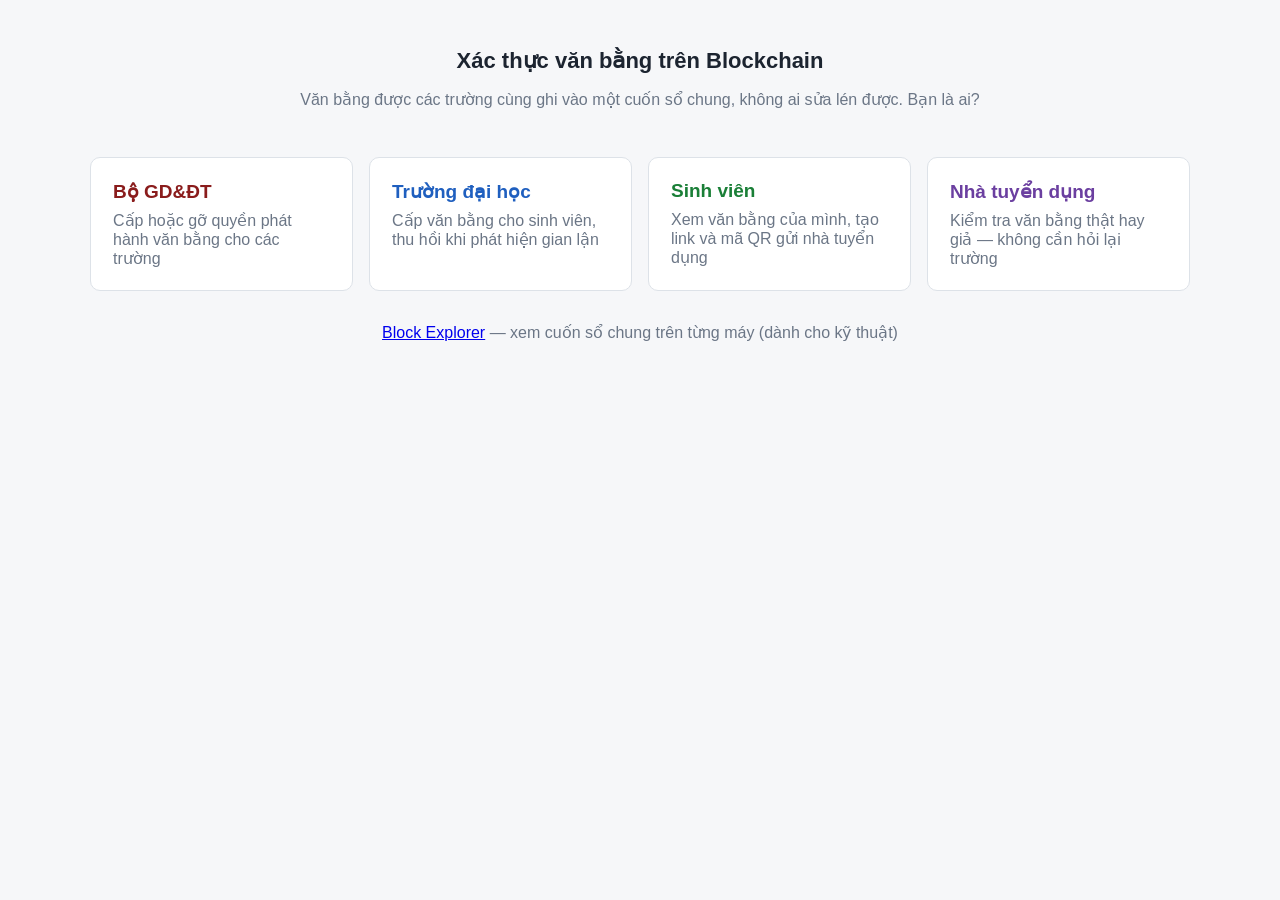
<file: web/index.html>
<!DOCTYPE html>
<html lang="vi">
<head>
  <meta charset="UTF-8">
  <meta name="viewport" content="width=device-width, initial-scale=1">
  <title>Xác thực văn bằng</title>
  <link rel="stylesheet" href="style.css">
</head>
<body>
  <!-- TRANG CHỦ: chọn vai trò. Mỗi vai trò là một trang riêng. -->
  <header class="hero">
    <h1>Xác thực văn bằng trên Blockchain</h1>
    <p>Văn bằng được các trường cùng ghi vào một cuốn sổ chung, không ai sửa lén được. Bạn là ai?</p>
  </header>
  <main class="roles">
    <a class="role bo" href="bo.html">
      <b>Bộ GD&amp;ĐT</b>
      <span>Cấp hoặc gỡ quyền phát hành văn bằng cho các trường</span>
    </a>
    <a class="role truong" href="truong.html">
      <b>Trường đại học</b>
      <span>Cấp văn bằng cho sinh viên, thu hồi khi phát hiện gian lận</span>
    </a>
    <a class="role sv" href="sinh-vien.html">
      <b>Sinh viên</b>
      <span>Xem văn bằng của mình, tạo link và mã QR gửi nhà tuyển dụng</span>
    </a>
    <a class="role ntd" href="tuyen-dung.html">
      <b>Nhà tuyển dụng</b>
      <span>Kiểm tra văn bằng thật hay giả — không cần hỏi lại trường</span>
    </a>
  </main>
  <p class="foot"><a href="explorer.html">Block Explorer</a> — xem cuốn sổ chung trên từng máy (dành cho kỹ thuật)</p>
</body>
</html>
</file>
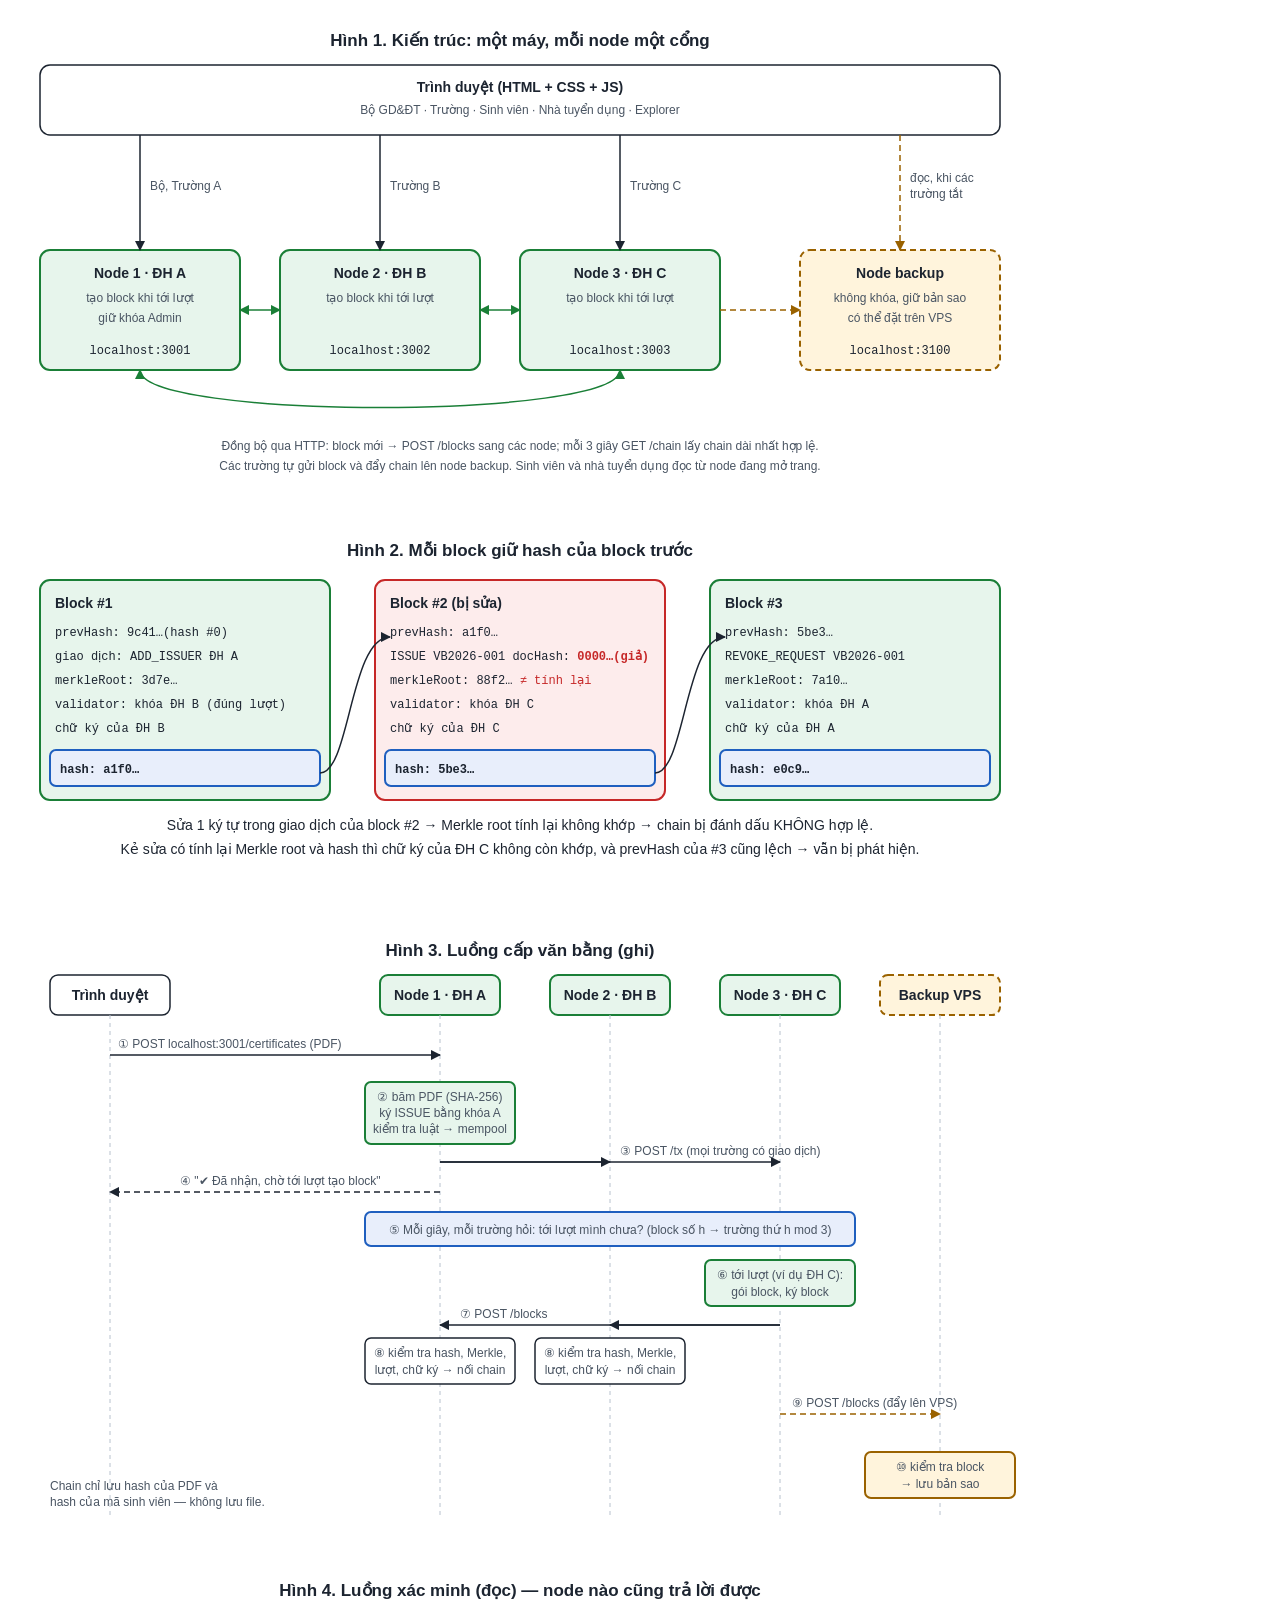
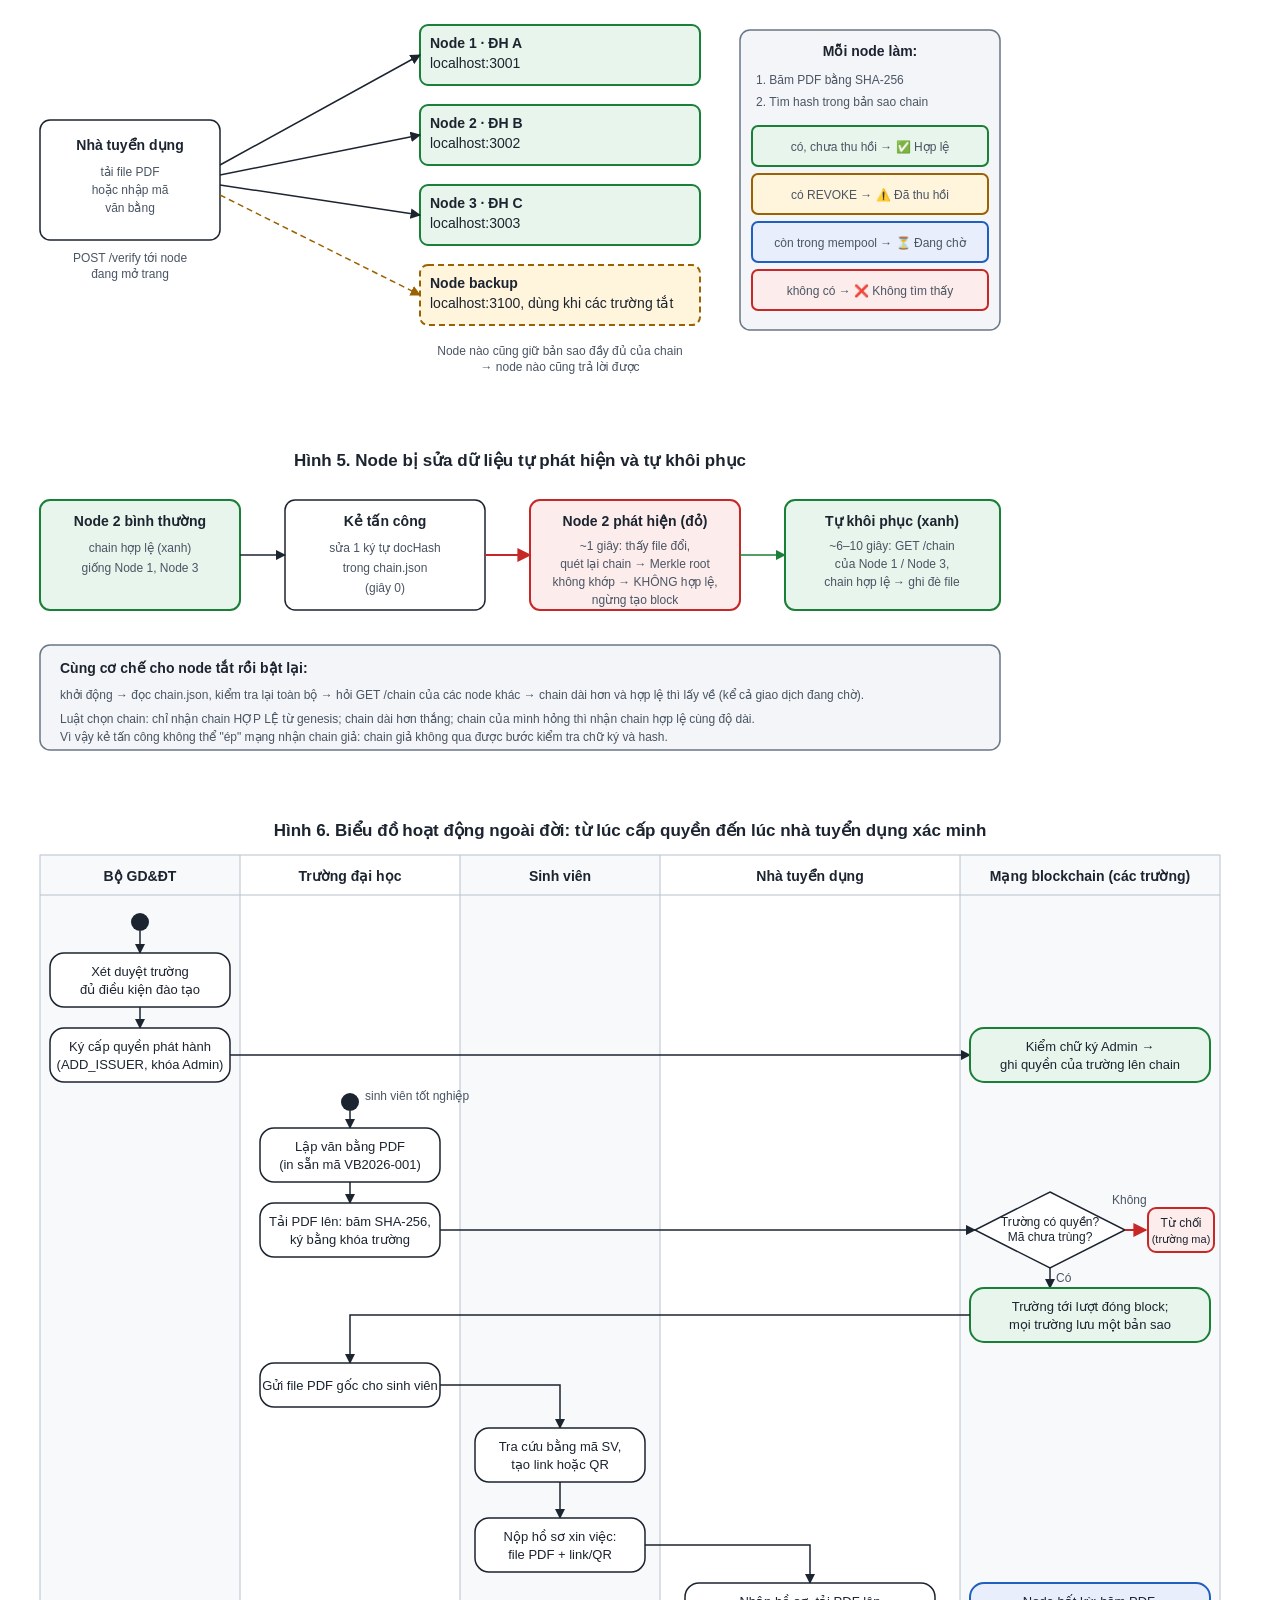
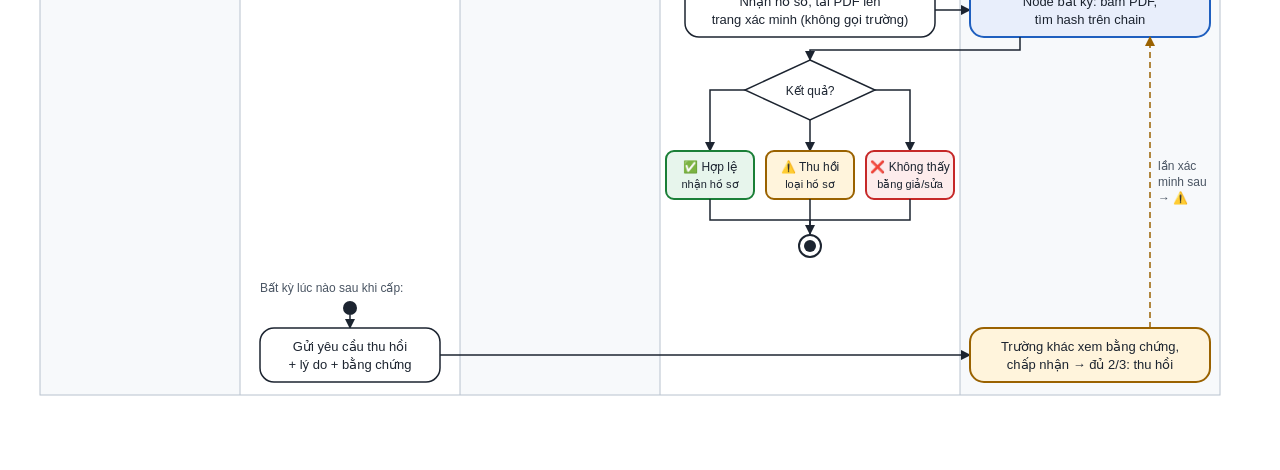
<file: docs/diagrams.html>
<!DOCTYPE html>
<html lang="vi">
<head>
<meta charset="UTF-8">
<title>Sơ đồ</title>
<!-- Các sơ đồ của tài liệu. Sửa chữ/toạ độ trong file này rồi chụp lại thành PNG. -->
<style>
  body { margin: 0; padding: 20px; background: #fff; font-family: "Segoe UI", Arial, sans-serif; }
  svg { display: block; margin-bottom: 40px; background: #fff; }
  .box { fill: #fff; stroke: #1c2430; stroke-width: 1.5; }
  .host { fill: #f3f5f8; stroke: #6b7686; stroke-width: 1.5; }
  .gw { fill: #e8eefb; stroke: #1f5fbf; stroke-width: 2; }
  .school { fill: #e7f5ec; stroke: #1a7f37; stroke-width: 2; }
  .reader { fill: #fff4dc; stroke: #9a6200; stroke-width: 2; stroke-dasharray: 6 4; }
  .bad { fill: #fdecec; stroke: #c62828; stroke-width: 2; }
  .net { stroke: #1f5fbf; stroke-width: 4; }
  .line { stroke: #1c2430; stroke-width: 1.5; fill: none; }
  .dash { stroke: #9a6200; stroke-width: 1.5; fill: none; stroke-dasharray: 6 4; }
  .sync { stroke: #1a7f37; stroke-width: 1.5; fill: none; }
  .red { stroke: #c62828; stroke-width: 2; fill: none; }
  text { font-size: 14px; fill: #1c2430; }
  .t { font-size: 17px; font-weight: 700; }
  .b { font-weight: 700; }
  .s { font-size: 12px; fill: #4a5563; }
  .m { font-family: Consolas, monospace; font-size: 12px; }
  .c { text-anchor: middle; }
</style>
</head>
<body>
<svg width="0" height="0" style="position:absolute">
  <defs>
    <marker id="arr" viewBox="0 0 10 10" refX="9" refY="5" markerWidth="7" markerHeight="7" orient="auto-start-reverse"><path d="M0,0 L10,5 L0,10 z" fill="#1c2430"/></marker>
    <marker id="arrG" viewBox="0 0 10 10" refX="9" refY="5" markerWidth="7" markerHeight="7" orient="auto-start-reverse"><path d="M0,0 L10,5 L0,10 z" fill="#1a7f37"/></marker>
    <marker id="arrO" viewBox="0 0 10 10" refX="9" refY="5" markerWidth="7" markerHeight="7" orient="auto-start-reverse"><path d="M0,0 L10,5 L0,10 z" fill="#9a6200"/></marker>
    <marker id="arrR" viewBox="0 0 10 10" refX="9" refY="5" markerWidth="7" markerHeight="7" orient="auto-start-reverse"><path d="M0,0 L10,5 L0,10 z" fill="#c62828"/></marker>
  </defs>
</svg>

<!-- HÌNH 1: KIẾN TRÚC -->
<svg id="h2-kien-truc" width="1000" height="470">
  <text x="500" y="26" class="t c">Hình 1. Kiến trúc: một máy, mỗi node một cổng</text>
  <rect x="20" y="45" width="960" height="70" rx="10" class="box"/>
  <text x="500" y="72" class="b c">Trình duyệt (HTML + CSS + JS)</text>
  <text x="500" y="94" class="c s">Bộ GD&amp;ĐT · Trường · Sinh viên · Nhà tuyển dụng · Explorer</text>
  <g transform="translate(20,230)">
    <rect width="200" height="120" rx="10" class="school"/>
    <text x="100" y="28" class="b c">Node 1 · ĐH A</text>
    <text x="100" y="52" class="c s">tạo block khi tới lượt</text>
    <text x="100" y="72" class="c s">giữ khóa Admin</text>
    <text x="100" y="104" class="m c">localhost:3001</text>
  </g>
  <g transform="translate(260,230)">
    <rect width="200" height="120" rx="10" class="school"/>
    <text x="100" y="28" class="b c">Node 2 · ĐH B</text>
    <text x="100" y="52" class="c s">tạo block khi tới lượt</text>
    <text x="100" y="104" class="m c">localhost:3002</text>
  </g>
  <g transform="translate(500,230)">
    <rect width="200" height="120" rx="10" class="school"/>
    <text x="100" y="28" class="b c">Node 3 · ĐH C</text>
    <text x="100" y="52" class="c s">tạo block khi tới lượt</text>
    <text x="100" y="104" class="m c">localhost:3003</text>
  </g>
  <g transform="translate(780,230)">
    <rect width="200" height="120" rx="10" class="reader"/>
    <text x="100" y="28" class="b c">Node backup</text>
    <text x="100" y="52" class="c s">không khóa, giữ bản sao</text>
    <text x="100" y="72" class="c s">có thể đặt trên VPS</text>
    <text x="100" y="104" class="m c">localhost:3100</text>
  </g>
  <path d="M120,115 L120,230" class="line" marker-end="url(#arr)"/><text x="130" y="170" class="s">Bộ, Trường A</text>
  <path d="M360,115 L360,230" class="line" marker-end="url(#arr)"/><text x="370" y="170" class="s">Trường B</text>
  <path d="M600,115 L600,230" class="line" marker-end="url(#arr)"/><text x="610" y="170" class="s">Trường C</text>
  <path d="M880,115 L880,230" class="dash" marker-end="url(#arrO)"/><text x="890" y="162" class="s">đọc, khi các</text><text x="890" y="178" class="s">trường tắt</text>
  <path d="M220,290 L260,290" class="sync" marker-start="url(#arrG)" marker-end="url(#arrG)"/>
  <path d="M460,290 L500,290" class="sync" marker-start="url(#arrG)" marker-end="url(#arrG)"/>
  <path d="M700,290 L780,290" class="dash" marker-end="url(#arrO)"/>
  <path d="M120,350 C120,400 600,400 600,350" class="sync" marker-start="url(#arrG)" marker-end="url(#arrG)"/>
  <text x="500" y="430" class="c s">Đồng bộ qua HTTP: block mới → POST /blocks sang các node; mỗi 3 giây GET /chain lấy chain dài nhất hợp lệ.</text>
  <text x="500" y="450" class="c s">Các trường tự gửi block và đẩy chain lên node backup. Sinh viên và nhà tuyển dụng đọc từ node đang mở trang.</text>
</svg>

<!-- HÌNH 3: CHUỖI BLOCK -->
<svg id="h3-chuoi-block" width="1000" height="360">
  <text x="500" y="26" class="t c">Hình 2. Mỗi block giữ hash của block trước</text>
  <g transform="translate(20,50)">
    <rect width="290" height="220" rx="10" class="school"/>
    <text x="15" y="28" class="b">Block #1</text>
    <text x="15" y="56" class="m">prevHash: 9c41…(hash #0)</text>
    <text x="15" y="80" class="m">giao dịch: ADD_ISSUER ĐH A</text>
    <text x="15" y="104" class="m">merkleRoot: 3d7e…</text>
    <text x="15" y="128" class="m">validator: khóa ĐH B (đúng lượt)</text>
    <text x="15" y="152" class="m">chữ ký của ĐH B</text>
    <rect x="10" y="170" width="270" height="36" rx="6" class="gw"/>
    <text x="20" y="193" class="m b">hash: a1f0…</text>
  </g>
  <g transform="translate(355,50)">
    <rect width="290" height="220" rx="10" class="bad"/>
    <text x="15" y="28" class="b">Block #2 (bị sửa)</text>
    <text x="15" y="56" class="m">prevHash: a1f0…</text>
    <text x="15" y="80" class="m">ISSUE VB2026-001 docHash: <tspan fill="#c62828" font-weight="700">0000…(giả)</tspan></text>
    <text x="15" y="104" class="m">merkleRoot: 88f2… <tspan fill="#c62828">≠ tính lại</tspan></text>
    <text x="15" y="128" class="m">validator: khóa ĐH C</text>
    <text x="15" y="152" class="m">chữ ký của ĐH C</text>
    <rect x="10" y="170" width="270" height="36" rx="6" class="gw"/>
    <text x="20" y="193" class="m b">hash: 5be3…</text>
  </g>
  <g transform="translate(690,50)">
    <rect width="290" height="220" rx="10" class="school"/>
    <text x="15" y="28" class="b">Block #3</text>
    <text x="15" y="56" class="m">prevHash: 5be3…</text>
    <text x="15" y="80" class="m">REVOKE_REQUEST VB2026-001</text>
    <text x="15" y="104" class="m">merkleRoot: 7a10…</text>
    <text x="15" y="128" class="m">validator: khóa ĐH A</text>
    <text x="15" y="152" class="m">chữ ký của ĐH A</text>
    <rect x="10" y="170" width="270" height="36" rx="6" class="gw"/>
    <text x="20" y="193" class="m b">hash: e0c9…</text>
  </g>
  <path d="M300,243 C330,243 330,107 370,107" class="line" marker-end="url(#arr)"/>
  <path d="M635,243 C665,243 665,107 705,107" class="line" marker-end="url(#arr)"/>
  <text x="500" y="300" class="c">Sửa 1 ký tự trong giao dịch của block #2 → Merkle root tính lại không khớp → chain bị đánh dấu KHÔNG hợp lệ.</text>
  <text x="500" y="324" class="c">Kẻ sửa có tính lại Merkle root và hash thì chữ ký của ĐH C không còn khớp, và prevHash của #3 cũng lệch → vẫn bị phát hiện.</text>
</svg>

<!-- HÌNH 7: LUỒNG CẤP VĂN BẰNG (sơ đồ tuần tự) -->
<svg id="h7-luong-cap" width="1000" height="600">
  <text x="500" y="26" class="t c">Hình 3. Luồng cấp văn bằng (ghi)</text>
  <!-- các cột: trình duyệt, node 1..3, backup -->
  <g class="b c">
    <rect x="30" y="45" width="120" height="40" rx="8" class="box"/><text x="90" y="70">Trình duyệt</text>
        <rect x="360" y="45" width="120" height="40" rx="8" class="school"/><text x="420" y="70">Node 1 · ĐH A</text>
    <rect x="530" y="45" width="120" height="40" rx="8" class="school"/><text x="590" y="70">Node 2 · ĐH B</text>
    <rect x="700" y="45" width="120" height="40" rx="8" class="school"/><text x="760" y="70">Node 3 · ĐH C</text>
    <rect x="860" y="45" width="120" height="40" rx="8" class="reader"/><text x="920" y="70">Backup VPS</text>
  </g>
  <g stroke="#b8c2ce" stroke-dasharray="4 4">
    <line x1="90" y1="85" x2="90" y2="585"/>
    <line x1="420" y1="85" x2="420" y2="585"/><line x1="590" y1="85" x2="590" y2="585"/>
    <line x1="760" y1="85" x2="760" y2="585"/><line x1="920" y1="85" x2="920" y2="585"/>
  </g>
  <!-- 1-2: gửi yêu cầu -->
  <path d="M90,125 L420,125" class="line" marker-end="url(#arr)"/><text x="98" y="118" class="s">① POST localhost:3001/certificates (PDF)</text>
    <!-- 3: xử lý tại node 1 -->
  <rect x="345" y="152" width="150" height="62" rx="6" class="school"/>
  <text x="420" y="171" class="c s">② băm PDF (SHA-256)</text><text x="420" y="187" class="c s">ký ISSUE bằng khóa A</text><text x="420" y="203" class="c s">kiểm tra luật → mempool</text>
  <!-- 4: phát giao dịch -->
  <path d="M420,232 L590,232" class="line" marker-end="url(#arr)"/>
  <path d="M420,232 C500,232 680,232 760,232" class="line" marker-end="url(#arr)"/>
  <text x="600" y="225" class="s">③ POST /tx (mọi trường có giao dịch)</text>
  <!-- 5: trả lời -->
  <path d="M420,262 L90,262" class="dash" style="stroke:#1c2430" marker-end="url(#arr)"/><text x="160" y="255" class="s">④ "✔ Đã nhận, chờ tới lượt tạo block"</text>
  <!-- 6: PoA -->
  <rect x="345" y="282" width="490" height="34" rx="6" class="gw"/>
  <text x="590" y="304" class="c s">⑤ Mỗi giây, mỗi trường hỏi: tới lượt mình chưa? (block số h → trường thứ h mod 3)</text>
  <!-- 7: node tới lượt đóng block -->
  <rect x="685" y="330" width="150" height="46" rx="6" class="school"/>
  <text x="760" y="349" class="c s">⑥ tới lượt (ví dụ ĐH C):</text><text x="760" y="366" class="c s">gói block, ký block</text>
  <!-- 8: phát block -->
  <path d="M760,395 L590,395" class="line" marker-end="url(#arr)"/>
  <path d="M760,395 C680,395 500,395 420,395" class="line" marker-end="url(#arr)"/>
  <text x="440" y="388" class="s">⑦ POST /blocks</text>
  <!-- 9: kiểm tra và nối -->
  <rect x="345" y="408" width="150" height="46" rx="6" class="box"/><text x="420" y="427" class="c s">⑧ kiểm tra hash, Merkle,</text><text x="420" y="444" class="c s">lượt, chữ ký → nối chain</text>
  <rect x="515" y="408" width="150" height="46" rx="6" class="box"/><text x="590" y="427" class="c s">⑧ kiểm tra hash, Merkle,</text><text x="590" y="444" class="c s">lượt, chữ ký → nối chain</text>
  <!-- 10: node chỉ đọc kéo chain -->
  <path d="M760,484 L920,484" class="dash" marker-end="url(#arrO)"/><text x="772" y="477" class="s">⑨ POST /blocks (đẩy lên VPS)</text>
  
  <rect x="845" y="522" width="150" height="46" rx="6" class="reader" style="stroke-dasharray:none"/><text x="920" y="541" class="c s">⑩ kiểm tra block</text><text x="920" y="558" class="c s">→ lưu bản sao</text>
  <text x="30" y="560" class="s">Chain chỉ lưu hash của PDF và</text><text x="30" y="576" class="s">hash của mã sinh viên — không lưu file.</text>
</svg>

<!-- HÌNH 4: LUỒNG XÁC MINH -->
<svg id="h8-luong-xac-minh" width="1000" height="430">
  <text x="500" y="26" class="t c">Hình 4. Luồng xác minh (đọc) — node nào cũng trả lời được</text>
  <g transform="translate(20,150)">
    <rect width="180" height="120" rx="10" class="box"/>
    <text x="90" y="30" class="b c">Nhà tuyển dụng</text>
    <text x="90" y="56" class="c s">tải file PDF</text><text x="90" y="74" class="c s">hoặc nhập mã</text><text x="90" y="92" class="c s">văn bằng</text>
  </g>
  <text x="110" y="292" class="c s">POST /verify tới node</text><text x="110" y="308" class="c s">đang mở trang</text>
  <g class="s">
    <rect x="400" y="55" width="280" height="60" rx="8" class="school"/><text x="410" y="78" class="b">Node 1 · ĐH A</text><text x="410" y="98">localhost:3001</text>
    <rect x="400" y="135" width="280" height="60" rx="8" class="school"/><text x="410" y="158" class="b">Node 2 · ĐH B</text><text x="410" y="178">localhost:3002</text>
    <rect x="400" y="215" width="280" height="60" rx="8" class="school"/><text x="410" y="238" class="b">Node 3 · ĐH C</text><text x="410" y="258">localhost:3003</text>
    <rect x="400" y="295" width="280" height="60" rx="8" class="reader"/><text x="410" y="318" class="b">Node backup</text><text x="410" y="338">localhost:3100, dùng khi các trường tắt</text>
  </g>
  <path d="M200,195 L400,85" class="line" marker-end="url(#arr)"/>
  <path d="M200,205 L400,165" class="line" marker-end="url(#arr)"/>
  <path d="M200,215 L400,245" class="line" marker-end="url(#arr)"/>
  <path d="M200,225 L400,325" class="dash" marker-end="url(#arrO)"/>
  <text x="540" y="385" class="c s">Node nào cũng giữ bản sao đầy đủ của chain</text><text x="540" y="401" class="c s">→ node nào cũng trả lời được</text>
  <g transform="translate(720,60)">
    <rect width="260" height="300" rx="10" class="host"/>
    <text x="130" y="26" class="b c">Mỗi node làm:</text>
    <text x="16" y="54" class="s">1. Băm PDF bằng SHA-256</text>
    <text x="16" y="76" class="s">2. Tìm hash trong bản sao chain</text>
    <rect x="12" y="96" width="236" height="40" rx="6" class="school"/><text x="130" y="121" class="c s">có, chưa thu hồi → ✅ Hợp lệ</text>
    <rect x="12" y="144" width="236" height="40" rx="6" class="reader" style="stroke-dasharray:none"/><text x="130" y="169" class="c s">có REVOKE → ⚠️ Đã thu hồi</text>
    <rect x="12" y="192" width="236" height="40" rx="6" class="gw"/><text x="130" y="217" class="c s">còn trong mempool → ⏳ Đang chờ</text>
    <rect x="12" y="240" width="236" height="40" rx="6" class="bad"/><text x="130" y="265" class="c s">không có → ❌ Không tìm thấy</text>
  </g>
</svg>

<!-- HÌNH 9: LUỒNG TỰ BẢO VỆ KHI BỊ SỬA DỮ LIỆU -->
<svg id="h9-tu-bao-ve" width="1000" height="330">
  <text x="500" y="26" class="t c">Hình 5. Node bị sửa dữ liệu tự phát hiện và tự khôi phục</text>
  <g transform="translate(20,60)">
    <rect width="200" height="110" rx="10" class="school"/>
    <text x="100" y="26" class="b c">Node 2 bình thường</text>
    <text x="100" y="52" class="c s">chain hợp lệ (xanh)</text><text x="100" y="72" class="c s">giống Node 1, Node 3</text>
  </g>
  <g transform="translate(265,60)">
    <rect width="200" height="110" rx="10" class="box"/>
    <text x="100" y="26" class="b c">Kẻ tấn công</text>
    <text x="100" y="52" class="c s">sửa 1 ký tự docHash</text><text x="100" y="72" class="c s">trong chain.json</text><text x="100" y="92" class="c s">(giây 0)</text>
  </g>
  <g transform="translate(510,60)">
    <rect width="210" height="110" rx="10" class="bad"/>
    <text x="105" y="26" class="b c">Node 2 phát hiện (đỏ)</text>
    <text x="105" y="50" class="c s">~1 giây: thấy file đổi,</text><text x="105" y="68" class="c s">quét lại chain → Merkle root</text><text x="105" y="86" class="c s">không khớp → KHÔNG hợp lệ,</text><text x="105" y="104" class="c s">ngừng tạo block</text>
  </g>
  <g transform="translate(765,60)">
    <rect width="215" height="110" rx="10" class="school"/>
    <text x="107" y="26" class="b c">Tự khôi phục (xanh)</text>
    <text x="107" y="50" class="c s">~6–10 giây: GET /chain</text><text x="107" y="68" class="c s">của Node 1 / Node 3,</text><text x="107" y="86" class="c s">chain hợp lệ → ghi đè file</text>
  </g>
  <path d="M220,115 L265,115" class="line" marker-end="url(#arr)"/>
  <path d="M465,115 L510,115" class="red" marker-end="url(#arrR)"/>
  <path d="M720,115 L765,115" class="sync" marker-end="url(#arrG)"/>
  <g transform="translate(20,205)">
    <rect width="960" height="105" rx="10" class="host"/>
    <text x="20" y="28" class="b">Cùng cơ chế cho node tắt rồi bật lại:</text>
    <text x="20" y="54" class="s">khởi động → đọc chain.json, kiểm tra lại toàn bộ → hỏi GET /chain của các node khác → chain dài hơn và hợp lệ thì lấy về (kể cả giao dịch đang chờ).</text>
    <text x="20" y="78" class="s">Luật chọn chain: chỉ nhận chain HỢP LỆ từ genesis; chain dài hơn thắng; chain của mình hỏng thì nhận chain hợp lệ cùng độ dài.</text>
    <text x="20" y="96" class="s">Vì vậy kẻ tấn công không thể "ép" mạng nhận chain giả: chain giả không qua được bước kiểm tra chữ ký và hash.</text>
  </g>
</svg>

<!-- HÌNH 10: BIỂU ĐỒ HOẠT ĐỘNG NGOÀI ĐỜI (làn bơi) -->
<svg id="h10-hoat-dong" width="1220" height="1200" style="font-size:13px">
  <style>
    #h10-hoat-dong .a { fill: #fff; stroke: #1c2430; stroke-width: 1.5; }
    #h10-hoat-dong .lane0 { fill: #f7f9fb; } #h10-hoat-dong .lane1 { fill: #ffffff; }
    #h10-hoat-dong .ac { font-size: 13px; text-anchor: middle; }
    #h10-hoat-dong .lab { font-size: 12px; fill: #4a5563; }
  </style>
  <text x="610" y="26" class="t c">Hình 6. Biểu đồ hoạt động ngoài đời: từ lúc cấp quyền đến lúc nhà tuyển dụng xác minh</text>
  <!-- làn -->
  <rect x="20" y="45" width="200" height="1140" class="lane0"/><rect x="220" y="45" width="220" height="1140" class="lane1"/>
  <rect x="440" y="45" width="200" height="1140" class="lane0"/><rect x="640" y="45" width="300" height="1140" class="lane1"/>
  <rect x="940" y="45" width="260" height="1140" class="lane0"/>
  <g stroke="#b8c2ce"><line x1="220" y1="45" x2="220" y2="1185"/><line x1="440" y1="45" x2="440" y2="1185"/><line x1="640" y1="45" x2="640" y2="1185"/><line x1="940" y1="45" x2="940" y2="1185"/>
    <rect x="20" y="45" width="1180" height="1140" fill="none"/><line x1="20" y1="85" x2="1200" y2="85"/></g>
  <g class="b c"><text x="120" y="71">Bộ GD&amp;ĐT</text><text x="330" y="71">Trường đại học</text><text x="540" y="71">Sinh viên</text><text x="790" y="71">Nhà tuyển dụng</text><text x="1070" y="71">Mạng blockchain (các trường)</text></g>

  <!-- Bộ cấp quyền -->
  <circle cx="120" cy="112" r="9" fill="#1c2430"/>
  <path d="M120,121 L120,143" class="line" marker-end="url(#arr)"/>
  <rect x="30" y="143" width="180" height="54" rx="14" class="a"/><text x="120" y="166" class="ac">Xét duyệt trường</text><text x="120" y="184" class="ac">đủ điều kiện đào tạo</text>
  <path d="M120,197 L120,218" class="line" marker-end="url(#arr)"/>
  <rect x="30" y="218" width="180" height="54" rx="14" class="a"/><text x="120" y="241" class="ac">Ký cấp quyền phát hành</text><text x="120" y="259" class="ac">(ADD_ISSUER, khóa Admin)</text>
  <path d="M210,245 L950,245" class="line" marker-end="url(#arr)"/>
  <rect x="950" y="218" width="240" height="54" rx="14" class="school"/><text x="1070" y="241" class="ac">Kiểm chữ ký Admin →</text><text x="1070" y="259" class="ac">ghi quyền của trường lên chain</text>

  <!-- Trường cấp bằng -->
  <circle cx="330" cy="292" r="9" fill="#1c2430"/>
  <text x="345" y="290" class="lab">sinh viên tốt nghiệp</text>
  <path d="M330,301 L330,318" class="line" marker-end="url(#arr)"/>
  <rect x="240" y="318" width="180" height="54" rx="14" class="a"/><text x="330" y="341" class="ac">Lập văn bằng PDF</text><text x="330" y="359" class="ac">(in sẵn mã VB2026-001)</text>
  <path d="M330,372 L330,393" class="line" marker-end="url(#arr)"/>
  <rect x="240" y="393" width="180" height="54" rx="14" class="a"/><text x="330" y="416" class="ac">Tải PDF lên: băm SHA-256,</text><text x="330" y="434" class="ac">ký bằng khóa trường</text>
  <path d="M420,420 L955,420" class="line" marker-end="url(#arr)"/>
  <polygon points="1030,382 1105,420 1030,458 955,420" class="a"/><text x="1030" y="416" class="ac" style="font-size:12px">Trường có quyền?</text><text x="1030" y="431" class="ac" style="font-size:12px">Mã chưa trùng?</text>
  <path d="M1105,420 L1126,420" class="red" marker-end="url(#arrR)"/>
  <rect x="1128" y="398" width="66" height="44" rx="8" class="bad"/><text x="1161" y="417" class="ac" style="font-size:12px">Từ chối</text><text x="1161" y="433" class="ac" style="font-size:11px">(trường ma)</text>
  <text x="1092" y="394" class="lab">Không</text>
  <path d="M1030,458 L1030,478" class="line" marker-end="url(#arr)"/><text x="1036" y="472" class="lab">Có</text>
  <rect x="950" y="478" width="240" height="54" rx="14" class="school"/><text x="1070" y="501" class="ac">Trường tới lượt đóng block;</text><text x="1070" y="519" class="ac">mọi trường lưu một bản sao</text>
  <path d="M950,505 L330,505 L330,553" class="line" marker-end="url(#arr)"/>
  <rect x="240" y="553" width="180" height="44" rx="14" class="a"/><text x="330" y="580" class="ac">Gửi file PDF gốc cho sinh viên</text>

  <!-- Sinh viên -->
  <path d="M420,575 L540,575 L540,618" class="line" marker-end="url(#arr)"/>
  <rect x="455" y="618" width="170" height="54" rx="14" class="a"/><text x="540" y="641" class="ac">Tra cứu bằng mã SV,</text><text x="540" y="659" class="ac">tạo link hoặc QR</text>
  <path d="M540,672 L540,708" class="line" marker-end="url(#arr)"/>
  <rect x="455" y="708" width="170" height="54" rx="14" class="a"/><text x="540" y="731" class="ac">Nộp hồ sơ xin việc:</text><text x="540" y="749" class="ac">file PDF + link/QR</text>

  <!-- Nhà tuyển dụng -->
  <path d="M625,735 L790,735 L790,773" class="line" marker-end="url(#arr)"/>
  <rect x="665" y="773" width="250" height="54" rx="14" class="a"/><text x="790" y="796" class="ac">Nhận hồ sơ, tải PDF lên</text><text x="790" y="814" class="ac">trang xác minh (không gọi trường)</text>
  <path d="M915,800 L950,800" class="line" marker-end="url(#arr)"/>
  <rect x="950" y="773" width="240" height="54" rx="14" class="gw"/><text x="1070" y="796" class="ac">Node bất kỳ: băm PDF,</text><text x="1070" y="814" class="ac">tìm hash trên chain</text>
  <path d="M1000,827 L1000,840 L790,840 L790,850" class="line" marker-end="url(#arr)"/>
  <polygon points="790,850 855,880 790,910 725,880" class="a"/><text x="790" y="885" class="ac" style="font-size:12px">Kết quả?</text>
  <path d="M725,880 L690,880 L690,941" class="line" marker-end="url(#arr)"/>
  <path d="M790,910 L790,941" class="line" marker-end="url(#arr)"/>
  <path d="M855,880 L890,880 L890,941" class="line" marker-end="url(#arr)"/>
  <rect x="646" y="941" width="88" height="48" rx="8" class="school"/><text x="690" y="961" class="ac" style="font-size:12px">✅ Hợp lệ</text><text x="690" y="978" class="ac" style="font-size:11px">nhận hồ sơ</text>
  <rect x="746" y="941" width="88" height="48" rx="8" class="reader" style="stroke-dasharray:none"/><text x="790" y="961" class="ac" style="font-size:12px">⚠️ Thu hồi</text><text x="790" y="978" class="ac" style="font-size:11px">loại hồ sơ</text>
  <rect x="846" y="941" width="88" height="48" rx="8" class="bad"/><text x="890" y="961" class="ac" style="font-size:12px">❌ Không thấy</text><text x="890" y="978" class="ac" style="font-size:11px">bằng giả/sửa</text>
  <path d="M690,989 L690,1010 L790,1010 L790,1024" class="line"/><path d="M890,989 L890,1010 L790,1010" class="line"/>
  <path d="M790,989 L790,1024" class="line" marker-end="url(#arr)"/>
  <circle cx="790" cy="1036" r="11" fill="#fff" stroke="#1c2430" stroke-width="2"/><circle cx="790" cy="1036" r="6" fill="#1c2430"/>

  <!-- Thu hồi -->
  <text x="240" y="1082" class="lab">Bất kỳ lúc nào sau khi cấp:</text>
  <circle cx="330" cy="1098" r="7" fill="#1c2430"/>
  <path d="M330,1105 L330,1118" class="line" marker-end="url(#arr)"/>
  <rect x="240" y="1118" width="180" height="54" rx="14" class="a"/><text x="330" y="1141" class="ac">Gửi yêu cầu thu hồi</text><text x="330" y="1159" class="ac">+ lý do + bằng chứng</text>
  <path d="M420,1145 L950,1145" class="line" marker-end="url(#arr)"/>
  <rect x="950" y="1118" width="240" height="54" rx="14" class="reader" style="stroke-dasharray:none"/><text x="1070" y="1141" class="ac">Trường khác xem bằng chứng,</text><text x="1070" y="1159" class="ac">chấp nhận → đủ 2/3: thu hồi</text>
  <path d="M1130,1118 L1130,827" class="dash" marker-end="url(#arrO)"/>
  <text x="1138" y="960" class="lab">lần xác</text><text x="1138" y="976" class="lab">minh sau</text><text x="1138" y="992" class="lab">→ ⚠️</text>
</svg>

</body>
</html>
</file>
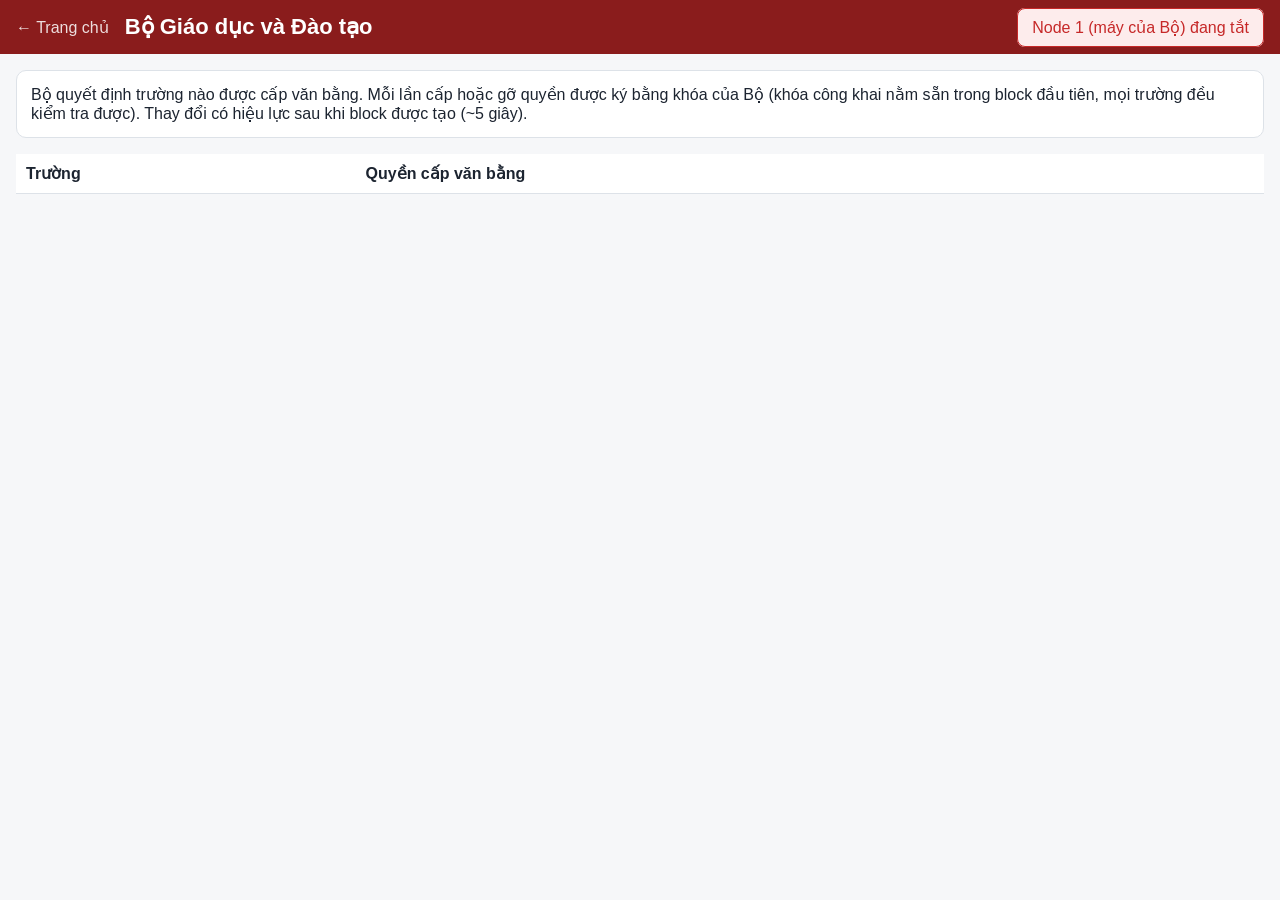
<file: web/bo.html>
<!DOCTYPE html>
<html lang="vi">
<head>
  <meta charset="UTF-8">
  <meta name="viewport" content="width=device-width, initial-scale=1">
  <title>Bộ GD&amp;ĐT — Xác thực văn bằng</title>
  <link rel="stylesheet" href="style.css">
</head>
<body class="bo">
  <header class="bar">
    <a href="index.html">← Trang chủ</a>
    <h1>Bộ Giáo dục và Đào tạo</h1>
    <span class="who" id="nodeInfo"></span>
  </header>
  <main>
    <p class="box">Bộ quyết định trường nào được cấp văn bằng. Mỗi lần cấp hoặc gỡ quyền được ký bằng khóa của Bộ
      (khóa công khai nằm sẵn trong block đầu tiên, mọi trường đều kiểm tra được). Thay đổi có hiệu lực sau khi block được tạo (~5 giây).</p>
    <table>
      <thead><tr><th>Trường</th><th>Quyền cấp văn bằng</th><th></th></tr></thead>
      <tbody id="table"></tbody>
    </table>
    <p id="msg"></p>
  </main>
  <script src="config.js"></script>
  <script src="common.js"></script>
  <script src="bo.js"></script>
</body>
</html>
</file>
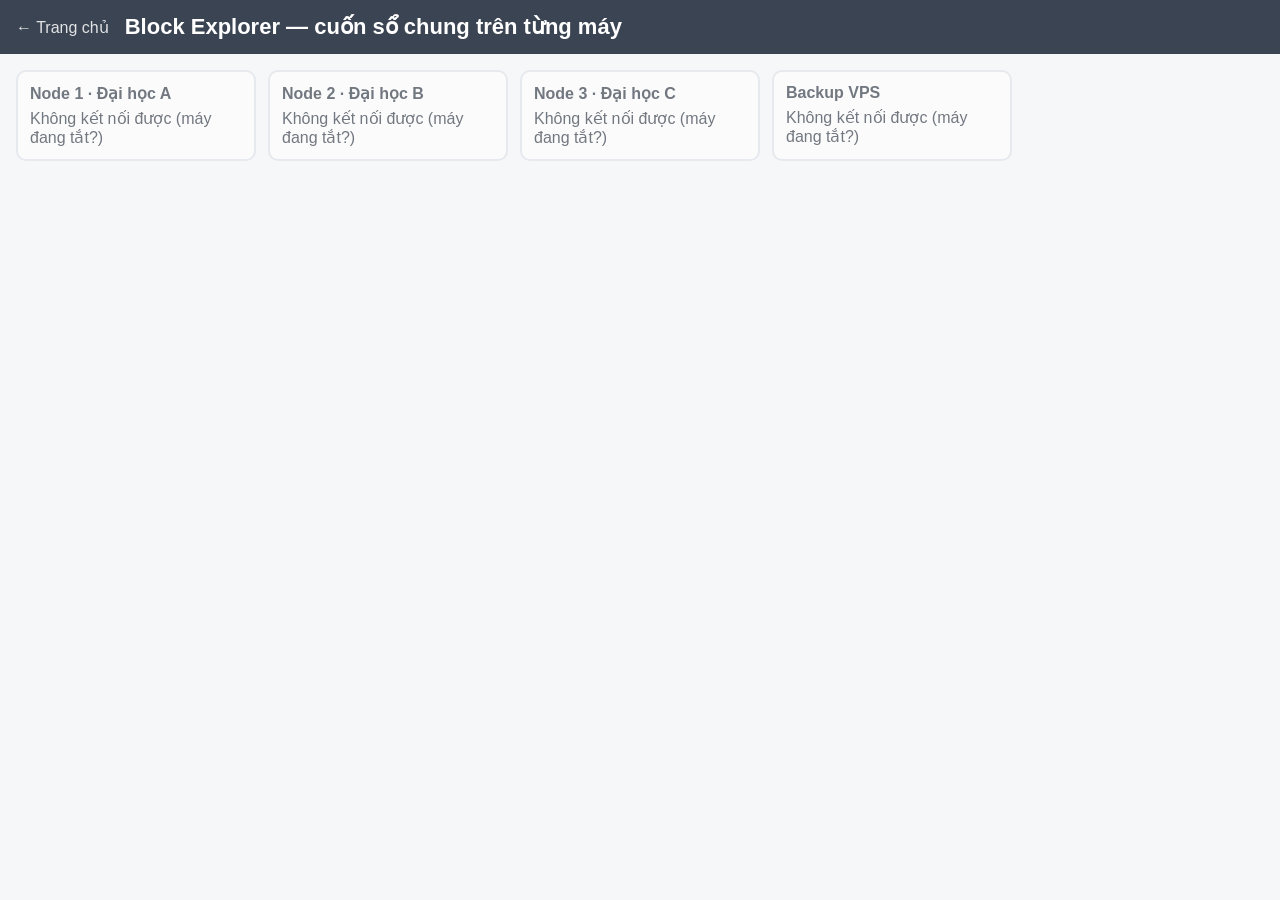
<file: web/explorer.html>
<!DOCTYPE html>
<html lang="vi">
<head>
  <meta charset="UTF-8">
  <meta name="viewport" content="width=device-width, initial-scale=1">
  <title>Block Explorer — Xác thực văn bằng</title>
  <link rel="stylesheet" href="style.css">
</head>
<body class="ex">
  <header class="bar">
    <a href="index.html">← Trang chủ</a>
    <h1>Block Explorer — cuốn sổ chung trên từng máy</h1>
  </header>
  <main>
    <div id="nodes" class="nodes"></div>
  </main>
  <script src="config.js"></script>
  <script src="common.js"></script>
  <script src="explorer.js"></script>
</body>
</html>
</file>
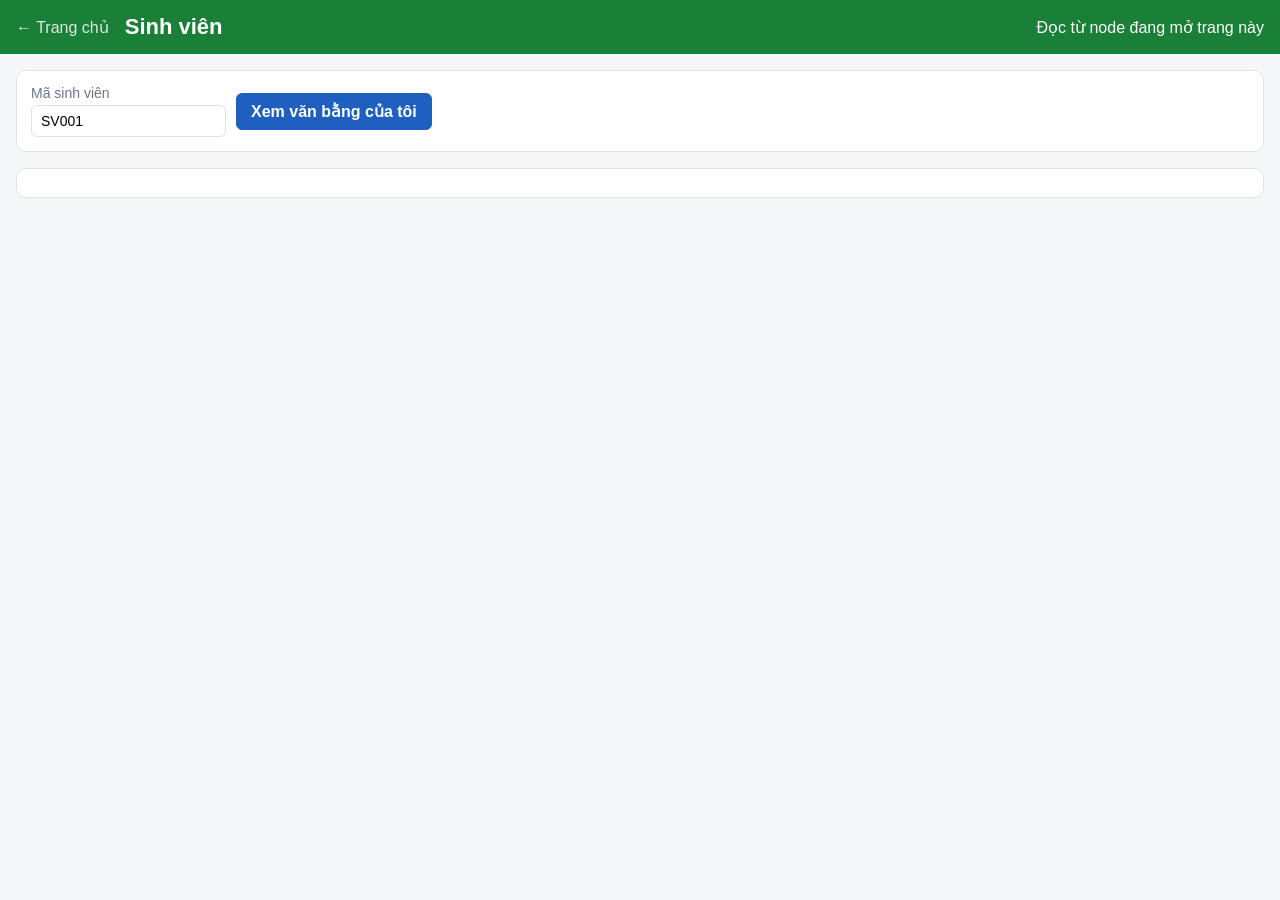
<file: web/sinh-vien.html>
<!DOCTYPE html>
<html lang="vi">
<head>
  <meta charset="UTF-8">
  <meta name="viewport" content="width=device-width, initial-scale=1">
  <title>Sinh viên — Xác thực văn bằng</title>
  <link rel="stylesheet" href="style.css">
</head>
<body class="sv">
  <header class="bar">
    <a href="index.html">← Trang chủ</a>
    <h1>Sinh viên</h1>
    <span class="who">Đọc từ node đang mở trang này</span>
  </header>
  <main>
    <form id="lookupForm" class="box">
      <label>Mã sinh viên <input name="studentId" value="SV001" required></label>
      <button>Xem văn bằng của tôi</button>
    </form>
    <div id="list"></div>
    <div id="share" class="card" hidden></div>
  </main>
  <script src="config.js"></script>
  <script src="common.js"></script>
  <script src="vendor/qrcode.js"></script>
  <script src="sinh-vien.js"></script>
</body>
</html>
</file>
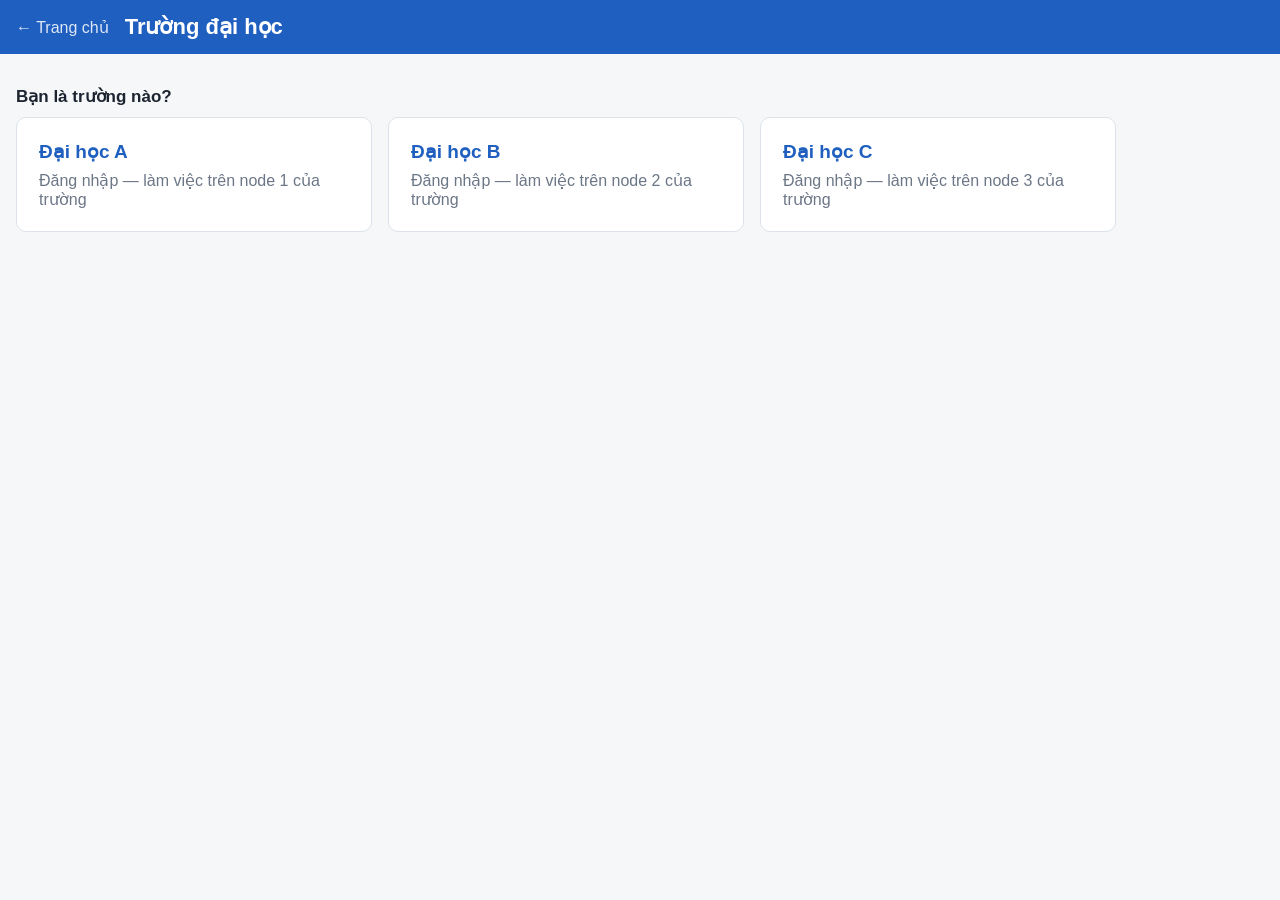
<file: web/truong.html>
<!DOCTYPE html>
<html lang="vi">
<head>
  <meta charset="UTF-8">
  <meta name="viewport" content="width=device-width, initial-scale=1">
  <title>Trường đại học — Xác thực văn bằng</title>
  <link rel="stylesheet" href="style.css">
</head>
<body class="truong">
  <header class="bar">
    <a href="index.html">← Trang chủ</a>
    <h1 id="title">Trường đại học</h1>
    <span class="who" id="nodeInfo"></span>
  </header>
  <!-- Chưa chọn trường: chỉ hiện danh sách trường. Chọn xong, trang khóa vào đúng node của trường đó (?truong=1|2|3). -->
  <main id="choose" hidden>
    <h2>Bạn là trường nào?</h2>
    <div class="roles" id="schoolLinks"></div>
  </main>
  <main id="page" hidden>
    <div class="cards">
      <form id="issueForm" class="card">
        <h2>Cấp văn bằng</h2>
        <label>Mã văn bằng (in sẵn trên PDF) <input name="certId" value="VB2026-001" required></label>
        <label>Mã sinh viên <input name="studentId" value="SV001" required></label>
        <label>File PDF văn bằng <input name="pdf" type="file" accept=".pdf" required></label>
        <button>Cấp văn bằng</button>
      </form>
      <form id="revokeForm" class="card">
        <h2>Yêu cầu thu hồi văn bằng</h2>
        <label>Mã văn bằng <input name="certId" value="VB2026-001" required></label>
        <label>Lý do <input name="reason" value="Phát hiện gian lận thi cử" required></label>
        <label>Bằng chứng (PDF hoặc ảnh: biên bản, quyết định…) <input name="evidence" type="file" accept=".pdf,.png,.jpg,.jpeg" required></label>
        <button class="danger">Gửi yêu cầu thu hồi</button>
        <p class="hint">Văn bằng chỉ bị thu hồi khi đủ đa số trường trong mạng chấp nhận (2/3). Bằng chứng lưu tại máy của trường; chain giữ mã hash của file để không ai sửa lén được.</p>
      </form>
    </div>
    <p id="msg"></p>
    <h2>Yêu cầu thu hồi chờ duyệt</h2>
    <div id="requests"><p class="hint">Đang tải…</p></div>
    <h2>Văn bằng trường đã cấp</h2>
    <div id="issued"><p class="hint">Đang tải…</p></div>
    <p class="hint">PDF mẫu để thử: <a href="samples/VB2026-001.pdf">VB2026-001.pdf</a> ·
      <a href="samples/VB2026-001-da-sua.pdf">VB2026-001-da-sua.pdf</a> (sửa 1 ký tự) ·
      <a href="samples/VB2026-002.pdf">VB2026-002.pdf</a> · <a href="samples/GHOST-001.pdf">GHOST-001.pdf</a> ·
      bằng chứng mẫu: <a href="samples/bien-ban-gian-lan.pdf">bien-ban-gian-lan.pdf</a></p>
  </main>
  <script src="config.js"></script>
  <script src="common.js"></script>
  <script src="truong.js"></script>
</body>
</html>
</file>
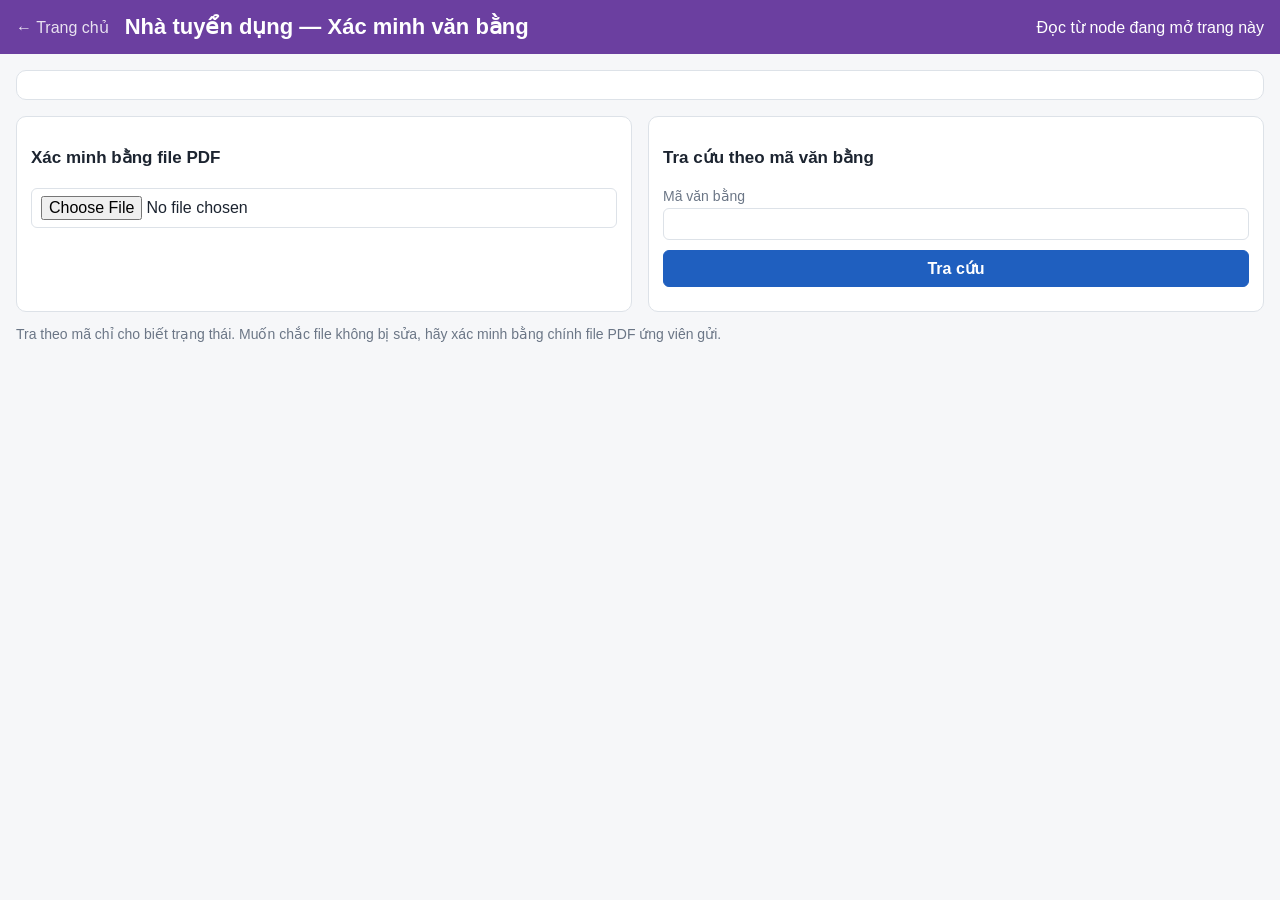
<file: web/tuyen-dung.html>
<!DOCTYPE html>
<html lang="vi">
<head>
  <meta charset="UTF-8">
  <meta name="viewport" content="width=device-width, initial-scale=1">
  <title>Nhà tuyển dụng — Xác thực văn bằng</title>
  <link rel="stylesheet" href="style.css">
</head>
<body class="ntd">
  <header class="bar">
    <a href="index.html">← Trang chủ</a>
    <h1>Nhà tuyển dụng — Xác minh văn bằng</h1>
    <span class="who">Đọc từ node đang mở trang này</span>
  </header>
  <main>
    <p id="shared" class="box" hidden></p>
    <div class="cards">
      <div class="card">
        <h2>Xác minh bằng file PDF</h2>
        <input id="pdf" type="file" accept=".pdf">
        <div id="pdfResult"></div>
      </div>
      <form id="lookupForm" class="card">
        <h2>Tra cứu theo mã văn bằng</h2>
        <label>Mã văn bằng <input name="certId" required></label>
        <button>Tra cứu</button>
        <div id="lookupResult"></div>
      </form>
    </div>
    <p class="hint">Tra theo mã chỉ cho biết trạng thái. Muốn chắc file không bị sửa, hãy xác minh bằng chính file PDF ứng viên gửi.</p>
  </main>
  <script src="config.js"></script>
  <script src="common.js"></script>
  <script src="tuyen-dung.js"></script>
</body>
</html>
</file>
<file: web/style.css>
/* Màu dùng chung: đổi ở đây là đổi cả trang */
:root {
  --blue: #1f5fbf;
  --green: #1a7f37;
  --green-bg: #e7f5ec;
  --red: #c62828;
  --red-bg: #fdecec;
  --orange: #9a6200;
  --orange-bg: #fff4dc;
  --gray: #6b7686;
  --line: #dde2e8;
}

body {
  margin: 0;
  font-family: "Segoe UI", Arial, sans-serif;
  background: #f6f7f9;
  color: #1c2430;
}

h1 { font-size: 22px; margin: 0; }
h2 { font-size: 17px; margin: 16px 0 10px; }
main { padding: 16px; max-width: 1300px; margin: 0 auto; }

/* Màu riêng của từng vai trò: thanh tiêu đề và thẻ ở trang chủ đổi theo --accent */
.bo { --accent: #8a1c1c; }
.truong { --accent: #1f5fbf; }
.sv { --accent: #1a7f37; }
.ntd { --accent: #6b3fa0; }
.ex { --accent: #3b4452; }

/* Thanh tiêu đề mỗi trang vai trò */
.bar { display: flex; flex-wrap: wrap; gap: 16px; align-items: center; padding: 14px 16px; background: var(--accent); color: #fff; }
.bar a { color: #fff; text-decoration: none; opacity: .85; }
.bar h1 { flex: 1; }
.bar .who { flex-direction: row; align-items: center; gap: 8px; color: #fff; }

/* Trang chủ: chọn vai trò */
.hero { text-align: center; padding: 48px 16px 16px; }
.hero p { color: var(--gray); }
.roles { display: grid; grid-template-columns: repeat(auto-fit, minmax(240px, 1fr)); gap: 16px; max-width: 1100px; }
.role { display: flex; flex-direction: column; gap: 8px; padding: 22px;
  background: #fff; border: 1px solid var(--line); border-radius: 10px; color: inherit; text-decoration: none; }
.role b { font-size: 19px; color: var(--accent); }
.role span { color: var(--gray); }
.role:hover { box-shadow: 0 4px 14px rgba(0, 0, 0, .08); }
.foot { text-align: center; color: var(--gray); }

/* Nút, ô nhập */
button { font: inherit; font-weight: 600; padding: 8px 14px; border: 1px solid var(--blue); border-radius: 6px; background: var(--blue); color: #fff; cursor: pointer; }
button.danger { background: #fff; color: var(--red); border-color: var(--red); }
input, select { font: inherit; padding: 7px 9px; border: 1px solid var(--line); border-radius: 6px; }
label { display: flex; flex-direction: column; gap: 4px; color: var(--gray); font-size: 14px; }

/* Khung, thẻ */
.box, .card { background: #fff; border: 1px solid var(--line); border-radius: 10px; padding: 14px; }
.box { display: flex; flex-wrap: wrap; gap: 10px; align-items: center; margin: 0 0 16px; }
.cards { display: grid; grid-template-columns: repeat(auto-fit, minmax(300px, 1fr)); gap: 16px; }
.card { display: flex; flex-direction: column; gap: 10px; }
.hint { color: var(--gray); font-size: 14px; }

/* Kết quả: xanh = hợp lệ, đỏ = không tìm thấy / lỗi, cam = đã thu hồi */
.ok, .bad, .warn { padding: 10px 14px; border-radius: 8px; border: 1px solid; }
.ok { background: var(--green-bg); border-color: var(--green); color: var(--green); }
.bad { background: var(--red-bg); border-color: var(--red); color: var(--red); }
.warn { background: var(--orange-bg); border-color: var(--orange); color: var(--orange); }
.ok b, .bad b, .warn b { font-size: 18px; }

table { width: 100%; border-collapse: collapse; background: #fff; }
th, td { text-align: left; padding: 10px; border-bottom: 1px solid var(--line); }

/* Block Explorer: mỗi node một cột */
.nodes { display: grid; grid-template-columns: repeat(auto-fill, minmax(240px, 1fr)); gap: 12px; }
.node { background: #fff; border: 2px solid var(--green); border-radius: 10px; padding: 12px; }
.node.invalid { border-color: var(--red); background: var(--red-bg); }
.node.offline { border-color: var(--line); opacity: .6; }
.node h3 { margin: 0 0 6px; font-size: 16px; }
.block { border: 1px solid var(--line); border-radius: 6px; padding: 6px 8px; margin-top: 6px; background: #fff; font-size: 13px; }
.mono { font-family: Consolas, monospace; font-size: 12px; color: var(--gray); word-break: break-all; }
</file>
